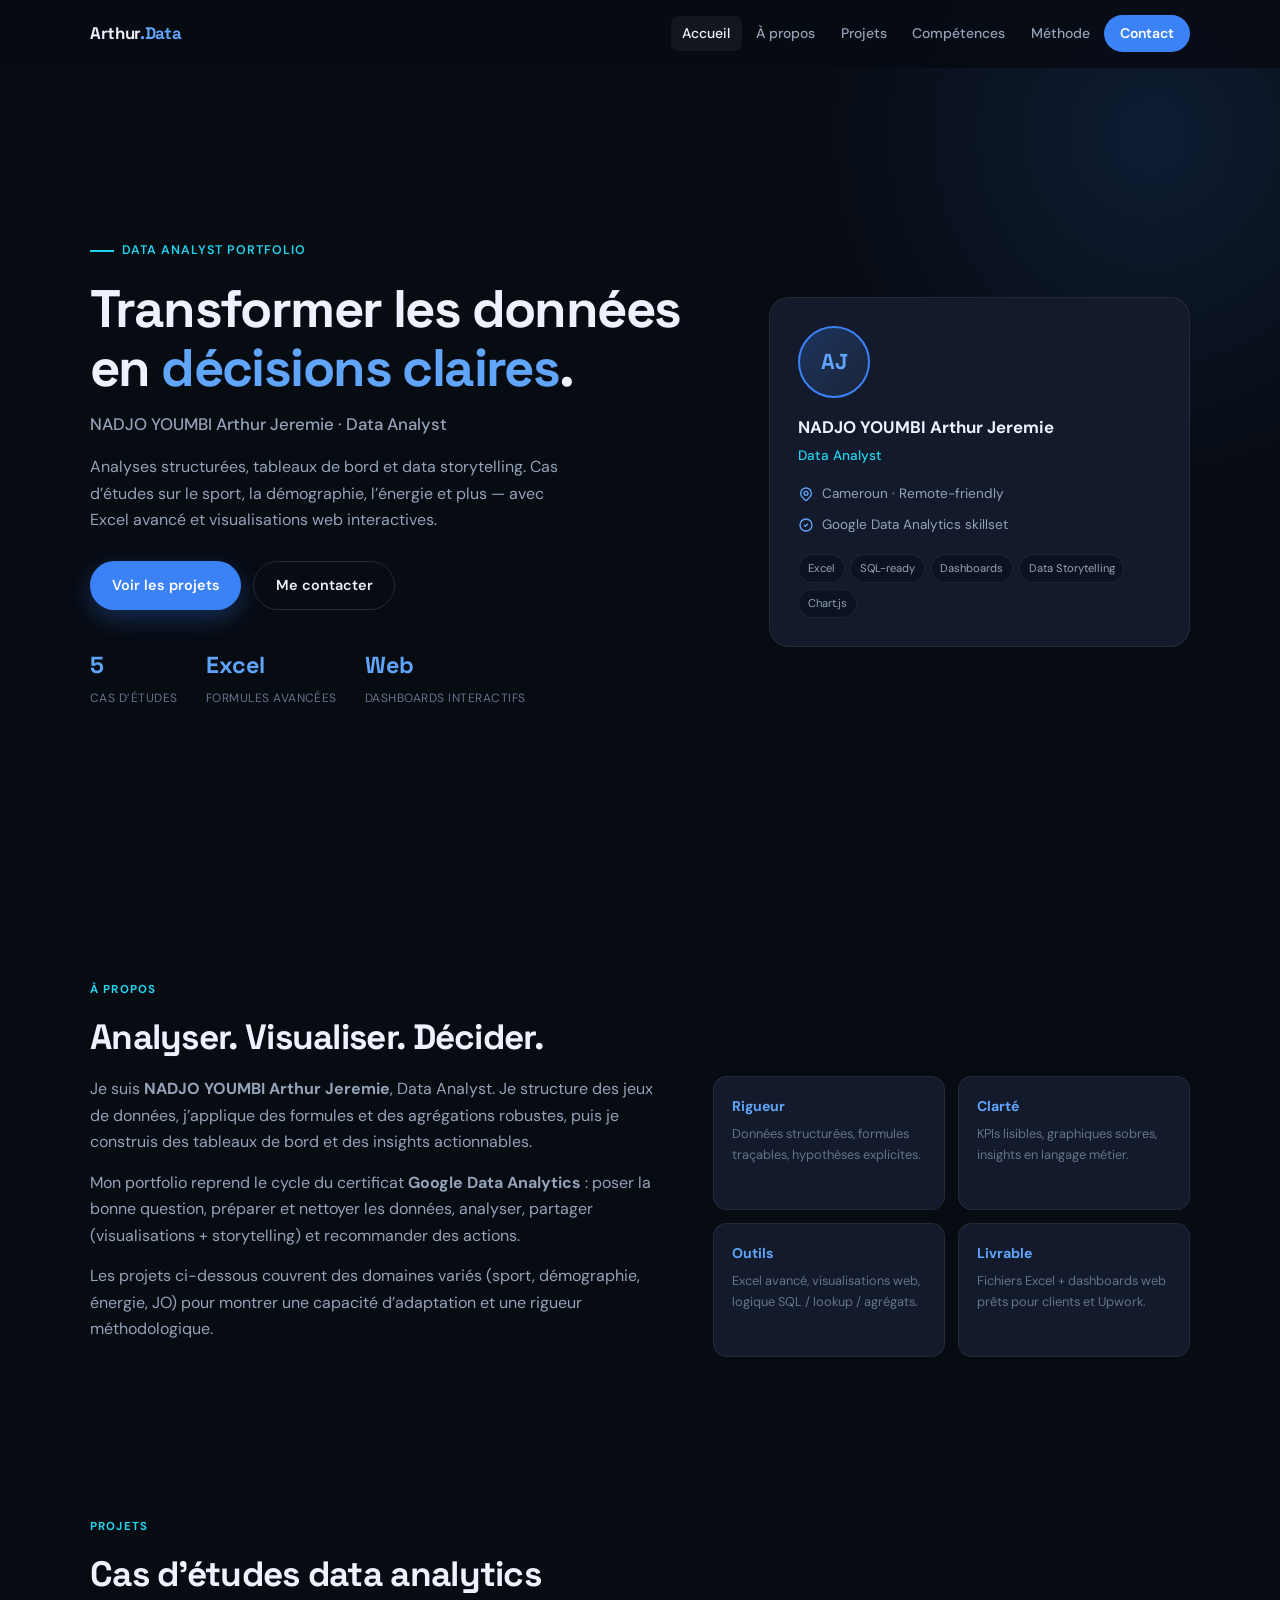
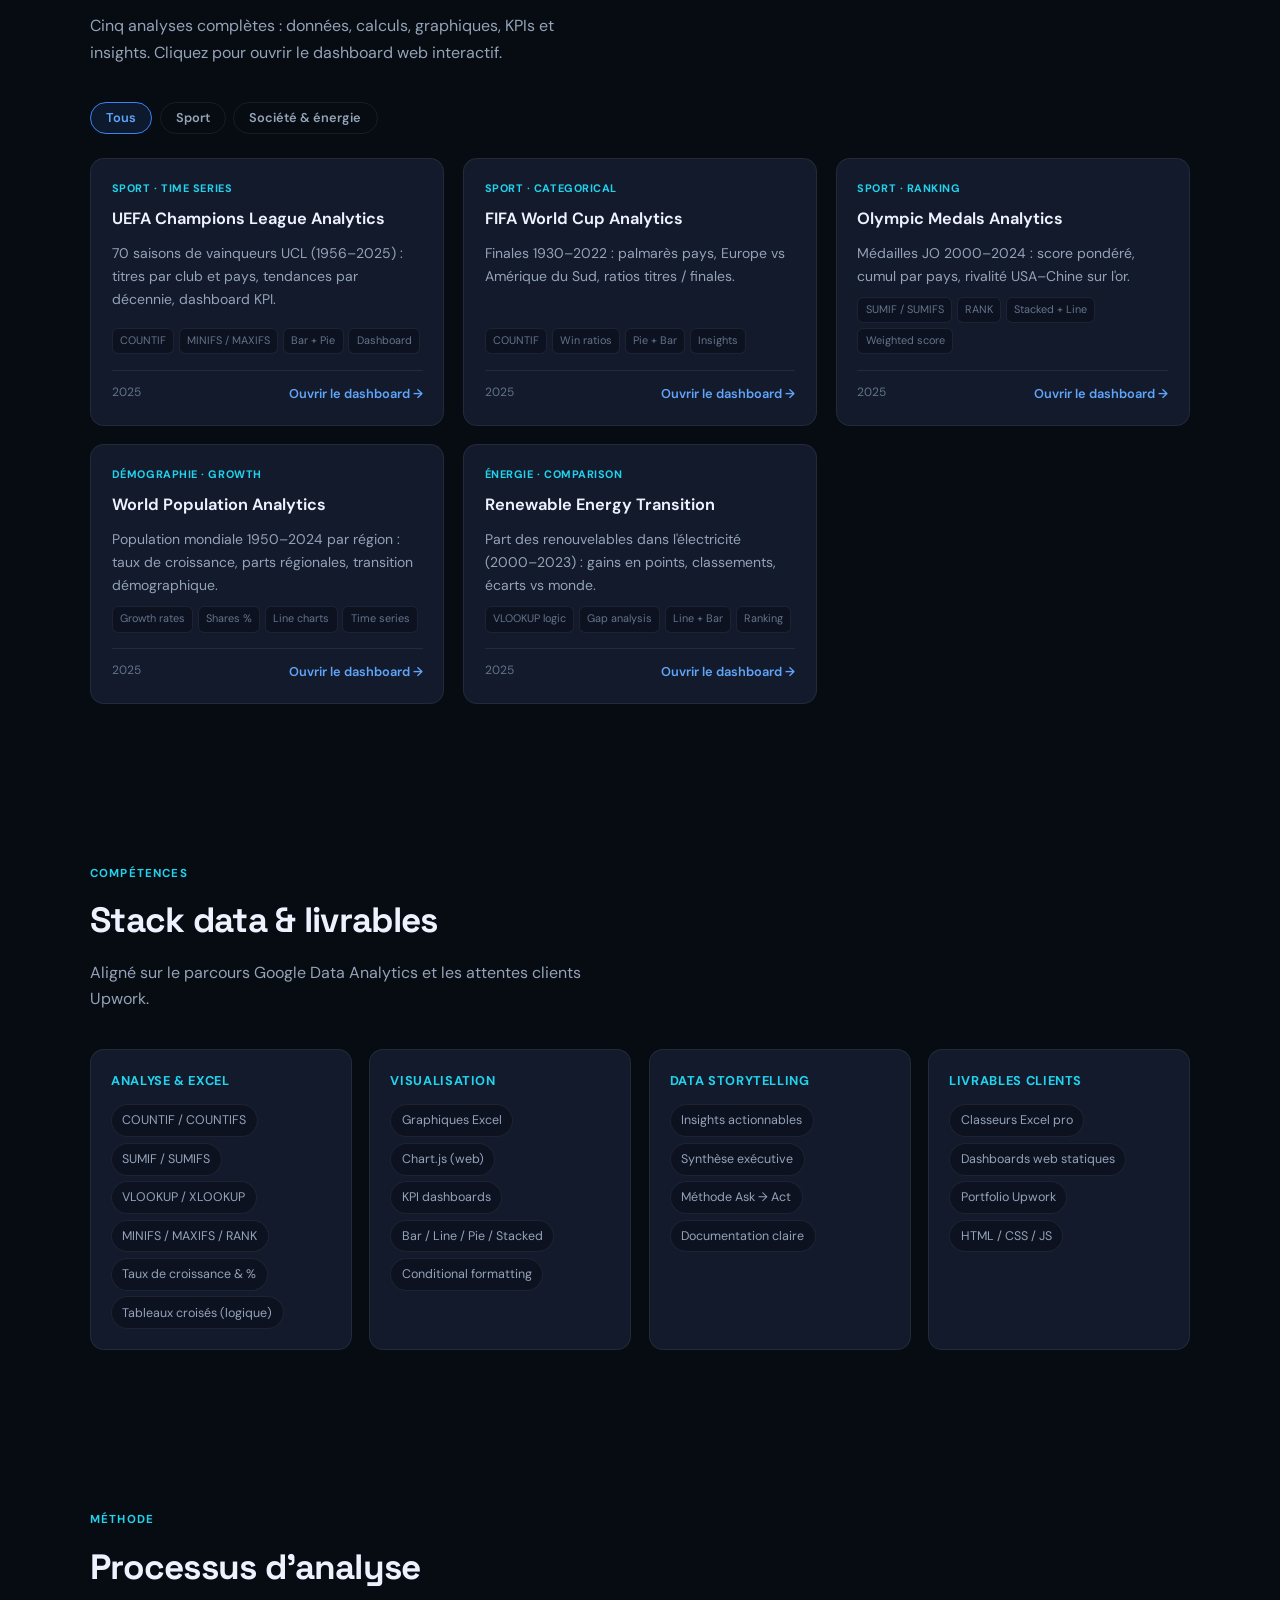
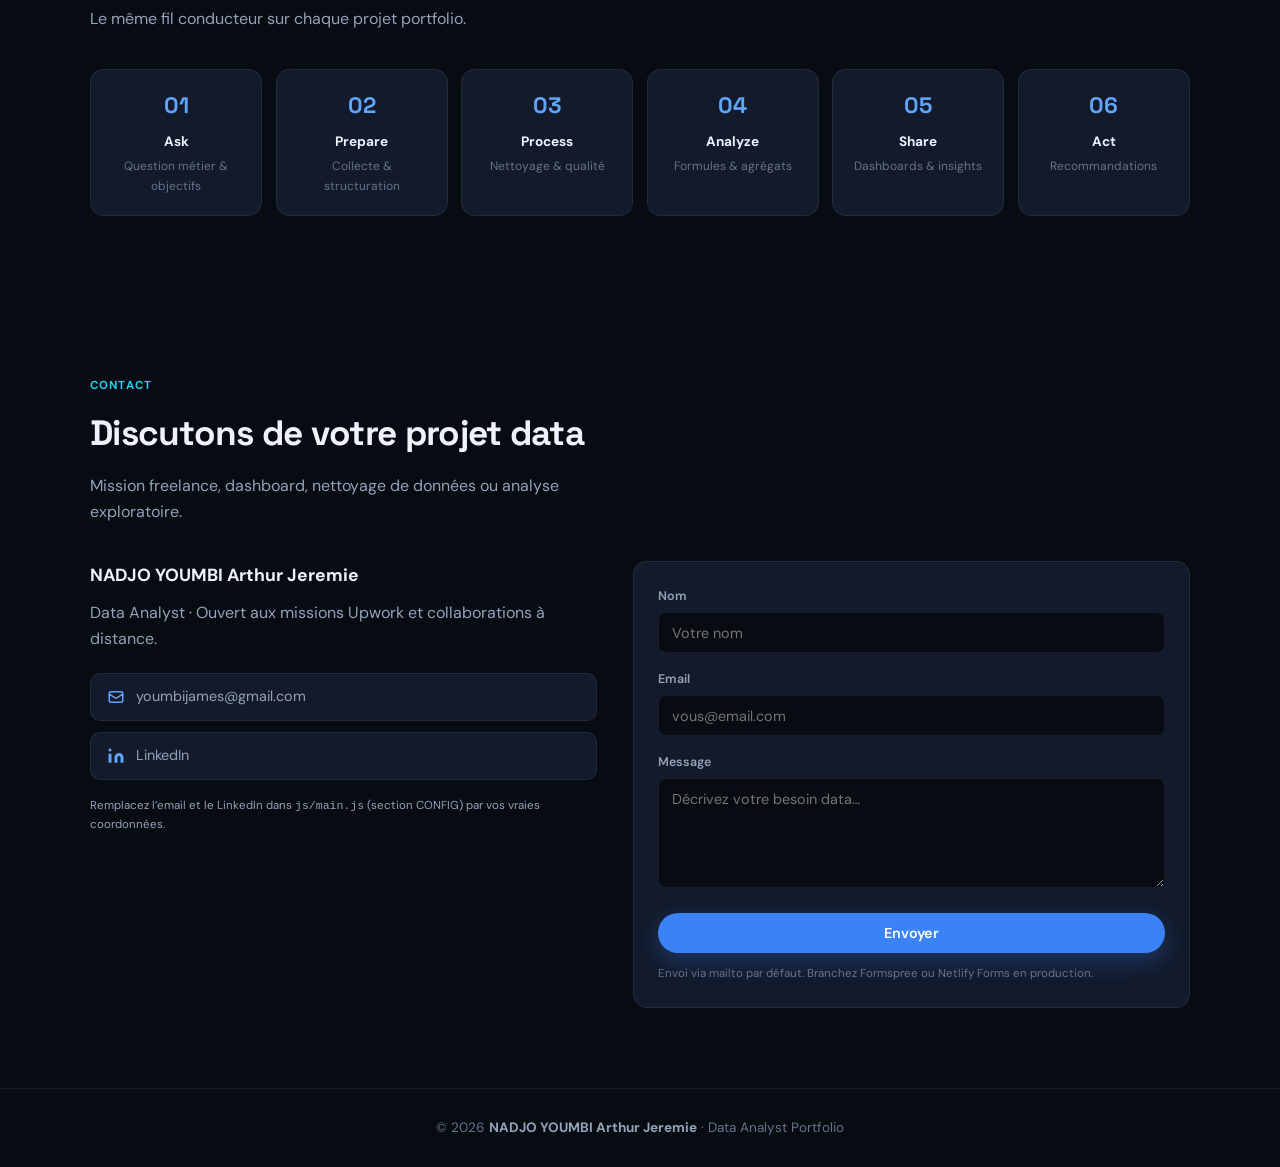
<file: index.html>
<!DOCTYPE html>
<html lang="fr">
<head>
  <meta charset="UTF-8" />
  <meta name="viewport" content="width=device-width, initial-scale=1" />
  <meta name="description" content="NADJO YOUMBI Arthur Jeremie — Data Analyst. Portfolio d'analyses de données, dashboards et data storytelling." />
  <title>NADJO YOUMBI Arthur Jeremie | Data Analyst Portfolio</title>
  <link rel="stylesheet" href="css/style.css" />
</head>
<body>
  <header class="nav" id="nav">
    <div class="container nav-inner">
      <a href="#accueil" class="logo">Arthur<span>.Data</span></a>
      <button class="nav-toggle" id="navToggle" aria-label="Menu">
        <svg fill="none" stroke="currentColor" stroke-width="2" viewBox="0 0 24 24"><path d="M4 6h16M4 12h16M4 18h16"/></svg>
      </button>
      <nav class="nav-links" id="navLinks">
        <a href="#accueil">Accueil</a>
        <a href="#apropos">À propos</a>
        <a href="#projets">Projets</a>
        <a href="#competences">Compétences</a>
        <a href="#methode">Méthode</a>
        <a href="#contact" class="nav-cta">Contact</a>
      </nav>
    </div>
  </header>

  <section class="hero" id="accueil">
    <div class="container hero-grid">
      <div>
        <div class="eyebrow">Data Analyst Portfolio</div>
        <h1>Transformer les données en <em>décisions claires</em>.</h1>
        <p class="hero-role">NADJO YOUMBI Arthur Jeremie · Data Analyst</p>
        <p class="hero-lead">
          Analyses structurées, tableaux de bord et data storytelling.
          Cas d’études sur le sport, la démographie, l’énergie et plus —
          avec Excel avancé et visualisations web interactives.
        </p>
        <div class="hero-actions">
          <a href="#projets" class="btn btn-primary">Voir les projets</a>
          <a href="#contact" class="btn btn-ghost">Me contacter</a>
        </div>
        <div class="hero-stats">
          <div class="hero-stat"><strong>5</strong><span>Cas d’études</span></div>
          <div class="hero-stat"><strong>Excel</strong><span>Formules avancées</span></div>
          <div class="hero-stat"><strong>Web</strong><span>Dashboards interactifs</span></div>
        </div>
      </div>
      <div class="hero-panel">
        <div class="avatar">AJ</div>
        <h3>NADJO YOUMBI Arthur Jeremie</h3>
        <p class="sub">Data Analyst</p>
        <div class="panel-meta">
          <div>
            <svg fill="none" stroke="currentColor" stroke-width="2" viewBox="0 0 24 24"><path d="M17.657 16.657L13.414 20.9a1.998 1.998 0 01-2.827 0l-4.244-4.243a8 8 0 1111.314 0z"/><path d="M15 11a3 3 0 11-6 0 3 3 0 016 0z"/></svg>
            Cameroun · Remote-friendly
          </div>
          <div>
            <svg fill="none" stroke="currentColor" stroke-width="2" viewBox="0 0 24 24"><path d="M9 12l2 2 4-4m6 2a9 9 0 11-18 0 9 9 0 0118 0z"/></svg>
            Google Data Analytics skillset
          </div>
        </div>
        <div class="skill-pills">
          <span>Excel</span>
          <span>SQL-ready</span>
          <span>Dashboards</span>
          <span>Data Storytelling</span>
          <span>Chart.js</span>
        </div>
      </div>
    </div>
  </section>

  <section id="apropos">
    <div class="container">
      <div class="section-label reveal">À propos</div>
      <h2 class="section-title reveal">Analyser. Visualiser. Décider.</h2>
      <div class="about-grid">
        <div class="about-text reveal">
          <p>
            Je suis <strong>NADJO YOUMBI Arthur Jeremie</strong>, Data Analyst. Je structure des jeux de données,
            j’applique des formules et des agrégations robustes, puis je construis des tableaux de bord
            et des insights actionnables.
          </p>
          <p>
            Mon portfolio reprend le cycle du certificat <strong>Google Data Analytics</strong> :
            poser la bonne question, préparer et nettoyer les données, analyser, partager
            (visualisations + storytelling) et recommander des actions.
          </p>
          <p>
            Les projets ci-dessous couvrent des domaines variés (sport, démographie, énergie, JO)
            pour montrer une capacité d’adaptation et une rigueur méthodologique.
          </p>
        </div>
        <div class="value-grid reveal">
          <div class="value-card">
            <h4>Rigueur</h4>
            <p>Données structurées, formules traçables, hypothèses explicites.</p>
          </div>
          <div class="value-card">
            <h4>Clarté</h4>
            <p>KPIs lisibles, graphiques sobres, insights en langage métier.</p>
          </div>
          <div class="value-card">
            <h4>Outils</h4>
            <p>Excel avancé, visualisations web, logique SQL / lookup / agrégats.</p>
          </div>
          <div class="value-card">
            <h4>Livrable</h4>
            <p>Fichiers Excel + dashboards web prêts pour clients et Upwork.</p>
          </div>
        </div>
      </div>
    </div>
  </section>

  <section id="projets">
    <div class="container">
      <div class="section-label reveal">Projets</div>
      <h2 class="section-title reveal">Cas d’études data analytics</h2>
      <p class="section-lead reveal">
        Cinq analyses complètes : données, calculs, graphiques, KPIs et insights.
        Cliquez pour ouvrir le dashboard web interactif.
      </p>
      <div class="filter-bar reveal">
        <button class="filter-btn active" data-filter="all">Tous</button>
        <button class="filter-btn" data-filter="sport">Sport</button>
        <button class="filter-btn" data-filter="socio">Société & énergie</button>
      </div>
      <div class="projects-grid" id="projectsGrid"></div>
    </div>
  </section>

  <section id="competences">
    <div class="container">
      <div class="section-label reveal">Compétences</div>
      <h2 class="section-title reveal">Stack data & livrables</h2>
      <p class="section-lead reveal">Aligné sur le parcours Google Data Analytics et les attentes clients Upwork.</p>
      <div class="skills-grid" id="skillsGrid"></div>
    </div>
  </section>

  <section id="methode">
    <div class="container">
      <div class="section-label reveal">Méthode</div>
      <h2 class="section-title reveal">Processus d’analyse</h2>
      <p class="section-lead reveal">Le même fil conducteur sur chaque projet portfolio.</p>
      <div class="process-grid reveal">
        <div class="process-step">
          <div class="n">01</div>
          <h4>Ask</h4>
          <p>Question métier & objectifs</p>
        </div>
        <div class="process-step">
          <div class="n">02</div>
          <h4>Prepare</h4>
          <p>Collecte & structuration</p>
        </div>
        <div class="process-step">
          <div class="n">03</div>
          <h4>Process</h4>
          <p>Nettoyage & qualité</p>
        </div>
        <div class="process-step">
          <div class="n">04</div>
          <h4>Analyze</h4>
          <p>Formules & agrégats</p>
        </div>
        <div class="process-step">
          <div class="n">05</div>
          <h4>Share</h4>
          <p>Dashboards & insights</p>
        </div>
        <div class="process-step">
          <div class="n">06</div>
          <h4>Act</h4>
          <p>Recommandations</p>
        </div>
      </div>
    </div>
  </section>

  <section id="contact">
    <div class="container">
      <div class="section-label reveal">Contact</div>
      <h2 class="section-title reveal">Discutons de votre projet data</h2>
      <p class="section-lead reveal">Mission freelance, dashboard, nettoyage de données ou analyse exploratoire.</p>
      <div class="contact-grid">
        <div class="contact-info reveal">
          <h3>NADJO YOUMBI Arthur Jeremie</h3>
          <p>Data Analyst · Ouvert aux missions Upwork et collaborations à distance.</p>
          <div class="contact-links">
            <a href="mailto:arthur.nadjo@email.com" id="mailLink">
              <svg fill="none" stroke="currentColor" stroke-width="2" viewBox="0 0 24 24"><path d="M3 8l7.89 5.26a2 2 0 002.22 0L21 8M5 19h14a2 2 0 002-2V7a2 2 0 00-2-2H5a2 2 0 00-2 2v10a2 2 0 002 2z"/></svg>
              <span id="mailLabel">arthur.nadjo@email.com</span>
            </a>
            <a href="#" id="linkedinLink">
              <svg fill="currentColor" viewBox="0 0 24 24"><path d="M16 8a6 6 0 016 6v7h-4v-7a2 2 0 00-4 0v7h-4v-7a6 6 0 016-6zM2 9h4v12H2zM4 6a2 2 0 100-4 2 2 0 000 4z"/></svg>
              LinkedIn
            </a>
          </div>
          <p class="form-note" style="margin-top:1rem;">
            Remplacez l’email et le LinkedIn dans <code>js/main.js</code> (section CONFIG) par vos vraies coordonnées.
          </p>
        </div>
        <form class="contact-form reveal" id="contactForm">
          <div class="form-row">
            <label for="name">Nom</label>
            <input type="text" id="name" required placeholder="Votre nom" />
          </div>
          <div class="form-row">
            <label for="email">Email</label>
            <input type="email" id="email" required placeholder="vous@email.com" />
          </div>
          <div class="form-row">
            <label for="message">Message</label>
            <textarea id="message" required placeholder="Décrivez votre besoin data…"></textarea>
          </div>
          <button type="submit" class="btn btn-primary" style="width:100%;">Envoyer</button>
          <p class="form-note">Envoi via mailto par défaut. Branchez Formspree ou Netlify Forms en production.</p>
        </form>
      </div>
    </div>
  </section>

  <footer>
    <div class="container">
      © 2026 <strong>NADJO YOUMBI Arthur Jeremie</strong> · Data Analyst Portfolio
    </div>
  </footer>

  <script src="js/main.js"></script>
</body>
</html>
</file>
<file: css/style.css>
@import url('https://fonts.googleapis.com/css2?family=DM+Sans:wght@400;500;600;700&family=Space+Grotesk:wght@500;600;700&display=swap');
:root{--bg:#070b12;--bg2:#0c1220;--surface:#121a2b;--surface2:#1a2438;--border:rgba(255,255,255,.07);--border2:rgba(255,255,255,.12);--text:#eef2ff;--muted:#94a3b8;--dim:#64748b;--blue:#3b82f6;--blue-soft:#60a5fa;--cyan:#22d3ee;--radius:14px;--nav-h:68px;--font:'DM Sans',system-ui,sans-serif;--display:'Space Grotesk',system-ui,sans-serif;--ease:.25s cubic-bezier(.4,0,.2,1)}
*,*::before,*::after{box-sizing:border-box;margin:0;padding:0}
html{scroll-behavior:smooth;scroll-padding-top:var(--nav-h)}
body{font-family:var(--font);background:var(--bg);color:var(--text);line-height:1.65;-webkit-font-smoothing:antialiased}
a{color:inherit;text-decoration:none}ul{list-style:none}
.container{width:min(1100px,92%);margin-inline:auto}
.nav{position:fixed;inset:0 0 auto 0;height:var(--nav-h);z-index:100;background:rgba(7,11,18,.8);backdrop-filter:blur(14px);border-bottom:1px solid transparent;transition:border-color var(--ease)}
.nav.scrolled{border-bottom-color:var(--border)}
.nav-inner{height:100%;display:flex;align-items:center;justify-content:space-between;gap:1rem}
.logo{font-family:var(--display);font-weight:700;font-size:1.05rem;letter-spacing:-.02em}
.logo span{color:var(--blue-soft)}
.nav-links{display:flex;align-items:center;gap:.2rem}
.nav-links a{font-size:.875rem;font-weight:500;color:var(--muted);padding:.4rem .7rem;border-radius:8px;transition:all var(--ease)}
.nav-links a:hover,.nav-links a.active{color:var(--text);background:rgba(255,255,255,.05)}
.nav-cta{background:var(--blue)!important;color:#fff!important;font-weight:600!important;border-radius:999px!important;padding:.45rem 1rem!important}
.nav-cta:hover{background:var(--blue-soft)!important}
.nav-toggle{display:none;background:none;border:none;color:var(--text);cursor:pointer;padding:.3rem}
.nav-toggle svg{width:24px;height:24px}
.hero{min-height:100vh;display:flex;align-items:center;padding:calc(var(--nav-h) + 2.5rem) 0 4rem;position:relative;overflow:hidden}
.hero::before{content:'';position:absolute;top:-30%;right:-20%;width:60%;height:90%;background:radial-gradient(ellipse,rgba(59,130,246,.14) 0%,transparent 65%);pointer-events:none}
.hero-grid{display:grid;grid-template-columns:1.2fr .8fr;gap:3rem;align-items:center;position:relative;z-index:1}
.eyebrow{display:inline-flex;align-items:center;gap:.5rem;font-size:.78rem;font-weight:600;color:var(--cyan);text-transform:uppercase;letter-spacing:.08em;margin-bottom:1.1rem}
.eyebrow::before{content:'';width:24px;height:2px;background:var(--cyan)}
.hero h1{font-family:var(--display);font-size:clamp(2.2rem,4.5vw,3.3rem);font-weight:700;line-height:1.12;letter-spacing:-.03em;margin-bottom:.85rem}
.hero h1 em{font-style:normal;color:var(--blue-soft)}
.hero-role{font-size:1.05rem;color:var(--muted);font-weight:500;margin-bottom:1rem}
.hero-lead{color:var(--muted);max-width:480px;margin-bottom:1.75rem}
.hero-actions{display:flex;flex-wrap:wrap;gap:.75rem;margin-bottom:2.25rem}
.btn{display:inline-flex;align-items:center;justify-content:center;gap:.4rem;font-family:var(--font);font-size:.9rem;font-weight:600;padding:.7rem 1.35rem;border-radius:999px;border:none;cursor:pointer;transition:transform var(--ease),background var(--ease)}
.btn:hover{transform:translateY(-2px)}
.btn-primary{background:var(--blue);color:#fff;box-shadow:0 8px 24px rgba(59,130,246,.3)}
.btn-primary:hover{background:var(--blue-soft)}
.btn-ghost{background:transparent;color:var(--text);border:1px solid var(--border2)}
.btn-ghost:hover{border-color:var(--blue);color:var(--blue-soft)}
.hero-stats{display:flex;gap:1.75rem;flex-wrap:wrap}
.hero-stat strong{display:block;font-family:var(--display);font-size:1.45rem;font-weight:700;color:var(--blue-soft)}
.hero-stat span{font-size:.75rem;color:var(--dim);text-transform:uppercase;letter-spacing:.04em}
.hero-panel{background:var(--surface);border:1px solid var(--border);border-radius:20px;padding:1.75rem}
.avatar{width:72px;height:72px;border-radius:50%;background:linear-gradient(135deg,rgba(59,130,246,.25),var(--surface2));border:2px solid var(--blue);display:flex;align-items:center;justify-content:center;font-family:var(--display);font-size:1.35rem;font-weight:700;color:var(--blue-soft);margin-bottom:1rem}
.hero-panel h3{font-size:1.05rem;margin-bottom:.2rem}
.hero-panel .sub{color:var(--cyan);font-size:.85rem;font-weight:500;margin-bottom:1rem}
.panel-meta{display:flex;flex-direction:column;gap:.5rem;font-size:.85rem;color:var(--muted)}
.panel-meta div{display:flex;align-items:center;gap:.5rem}
.panel-meta svg{width:16px;height:16px;color:var(--blue-soft);flex-shrink:0}
.skill-pills{display:flex;flex-wrap:wrap;gap:.35rem;margin-top:1.1rem}
.skill-pills span{font-size:.7rem;padding:.28rem .55rem;border-radius:999px;background:var(--bg2);border:1px solid var(--border);color:var(--muted)}
section{padding:5rem 0}
.section-label{font-size:.72rem;font-weight:700;text-transform:uppercase;letter-spacing:.1em;color:var(--cyan);margin-bottom:.55rem}
.section-title{font-family:var(--display);font-size:clamp(1.65rem,3.2vw,2.2rem);font-weight:700;letter-spacing:-.02em;margin-bottom:.65rem}
.section-lead{color:var(--muted);max-width:520px;margin-bottom:2.25rem}
.about-grid{display:grid;grid-template-columns:1.1fr .9fr;gap:2.5rem}
.about-text p{color:var(--muted);margin-bottom:.9rem}
.value-grid{display:grid;grid-template-columns:1fr 1fr;gap:.85rem}
.value-card{background:var(--surface);border:1px solid var(--border);border-radius:var(--radius);padding:1.1rem}
.value-card:hover{border-color:rgba(59,130,246,.35)}
.value-card h4{font-size:.88rem;color:var(--blue-soft);margin-bottom:.3rem}
.value-card p{font-size:.8rem;color:var(--dim)}
.filter-bar{display:flex;flex-wrap:wrap;gap:.45rem;margin-bottom:1.5rem}
.filter-btn{font-family:var(--font);font-size:.8rem;font-weight:600;padding:.4rem .95rem;border-radius:999px;border:1px solid var(--border);background:transparent;color:var(--muted);cursor:pointer}
.filter-btn:hover,.filter-btn.active{background:rgba(59,130,246,.12);border-color:var(--blue);color:var(--blue-soft)}
.projects-grid{display:grid;grid-template-columns:repeat(auto-fill,minmax(300px,1fr));gap:1.15rem}
.project-card{background:var(--surface);border:1px solid var(--border);border-radius:var(--radius);padding:1.3rem;display:flex;flex-direction:column;gap:.55rem}
.project-card:hover{transform:translateY(-4px);border-color:rgba(59,130,246,.35);box-shadow:0 16px 40px rgba(0,0,0,.35)}
.project-card .tag{font-size:.68rem;font-weight:700;text-transform:uppercase;letter-spacing:.05em;color:var(--cyan)}
.project-card h3{font-size:1.02rem;font-weight:650}
.project-card p{font-size:.875rem;color:var(--muted);flex:1}
.project-card .skills-row{display:flex;flex-wrap:wrap;gap:.3rem}
.project-card .skills-row span{font-size:.68rem;padding:.2rem .45rem;border-radius:6px;background:var(--bg2);color:var(--dim);border:1px solid var(--border)}
.project-card .foot{display:flex;justify-content:space-between;margin-top:.4rem;padding-top:.75rem;border-top:1px solid var(--border)}
.project-card .year{font-size:.75rem;color:var(--dim)}
.project-card .link{font-size:.8rem;font-weight:600;color:var(--blue-soft)}
.skills-grid{display:grid;grid-template-columns:repeat(auto-fit,minmax(230px,1fr));gap:1.1rem}
.skill-group{background:var(--surface);border:1px solid var(--border);border-radius:var(--radius);padding:1.25rem}
.skill-group h3{font-size:.8rem;font-weight:700;color:var(--cyan);text-transform:uppercase;letter-spacing:.05em;margin-bottom:.85rem}
.skill-tags{display:flex;flex-wrap:wrap;gap:.35rem}
.skill-tags span{font-size:.78rem;padding:.32rem .65rem;border-radius:999px;background:var(--bg2);border:1px solid var(--border);color:var(--muted)}
.process-grid{display:grid;grid-template-columns:repeat(auto-fit,minmax(150px,1fr));gap:.85rem}
.process-step{background:var(--surface);border:1px solid var(--border);border-radius:var(--radius);padding:1.15rem;text-align:center}
.process-step .n{font-family:var(--display);font-size:1.4rem;font-weight:700;color:var(--blue-soft);margin-bottom:.35rem}
.process-step h4{font-size:.85rem;margin-bottom:.25rem}
.process-step p{font-size:.75rem;color:var(--dim)}
.contact-grid{display:grid;grid-template-columns:1fr 1.1fr;gap:2.25rem}
.contact-info h3{font-size:1.1rem;margin-bottom:.6rem}
.contact-info>p{color:var(--muted);margin-bottom:1.25rem}
.contact-links{display:flex;flex-direction:column;gap:.7rem}
.contact-links a{display:flex;align-items:center;gap:.7rem;font-size:.9rem;color:var(--muted);padding:.7rem 1rem;background:var(--surface);border:1px solid var(--border);border-radius:10px}
.contact-links a:hover{border-color:var(--blue);color:var(--blue-soft)}
.contact-links svg{width:18px;height:18px;color:var(--blue-soft);flex-shrink:0}
.contact-form{background:var(--surface);border:1px solid var(--border);border-radius:var(--radius);padding:1.5rem}
.form-row{margin-bottom:1rem}
.form-row label{display:block;font-size:.78rem;font-weight:600;color:var(--muted);margin-bottom:.35rem}
.form-row input,.form-row textarea{width:100%;font-family:var(--font);font-size:.9rem;color:var(--text);background:var(--bg);border:1px solid var(--border);border-radius:8px;padding:.65rem .85rem;outline:none}
.form-row input:focus,.form-row textarea:focus{border-color:var(--blue)}
.form-row textarea{min-height:110px;resize:vertical}
.form-note{font-size:.72rem;color:var(--dim);margin-top:.65rem}
footer{border-top:1px solid var(--border);padding:1.75rem 0;text-align:center;color:var(--dim);font-size:.85rem}
footer strong{color:var(--muted)}
.reveal{opacity:0;transform:translateY(22px);transition:opacity .55s ease,transform .55s ease}
.reveal.visible{opacity:1;transform:none}
@media(max-width:900px){.hero-grid,.about-grid,.contact-grid{grid-template-columns:1fr}.hero-panel{max-width:400px}}
@media(max-width:720px){.nav-links{display:none;position:absolute;top:var(--nav-h);left:0;right:0;flex-direction:column;background:var(--bg2);border-bottom:1px solid var(--border);padding:.85rem}.nav-links.open{display:flex}.nav-toggle{display:block}.value-grid{grid-template-columns:1fr}}
</file>
